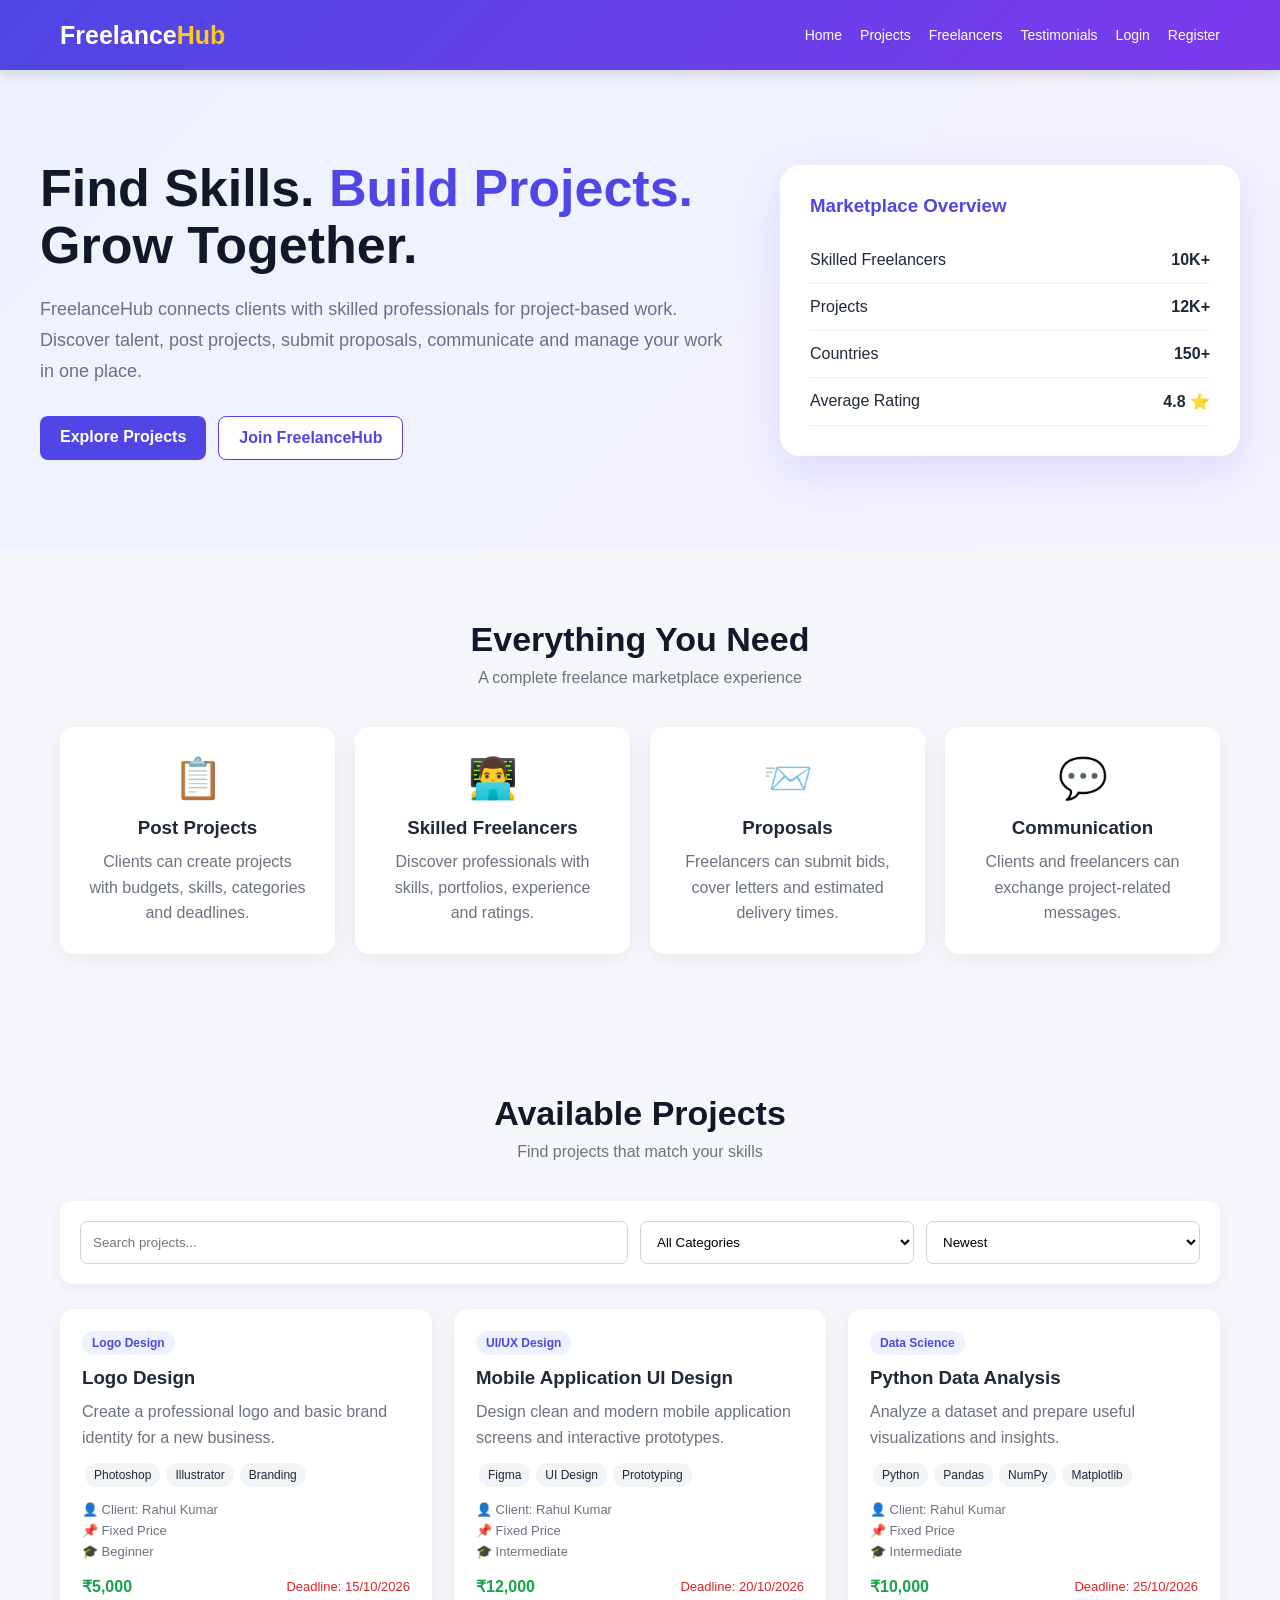
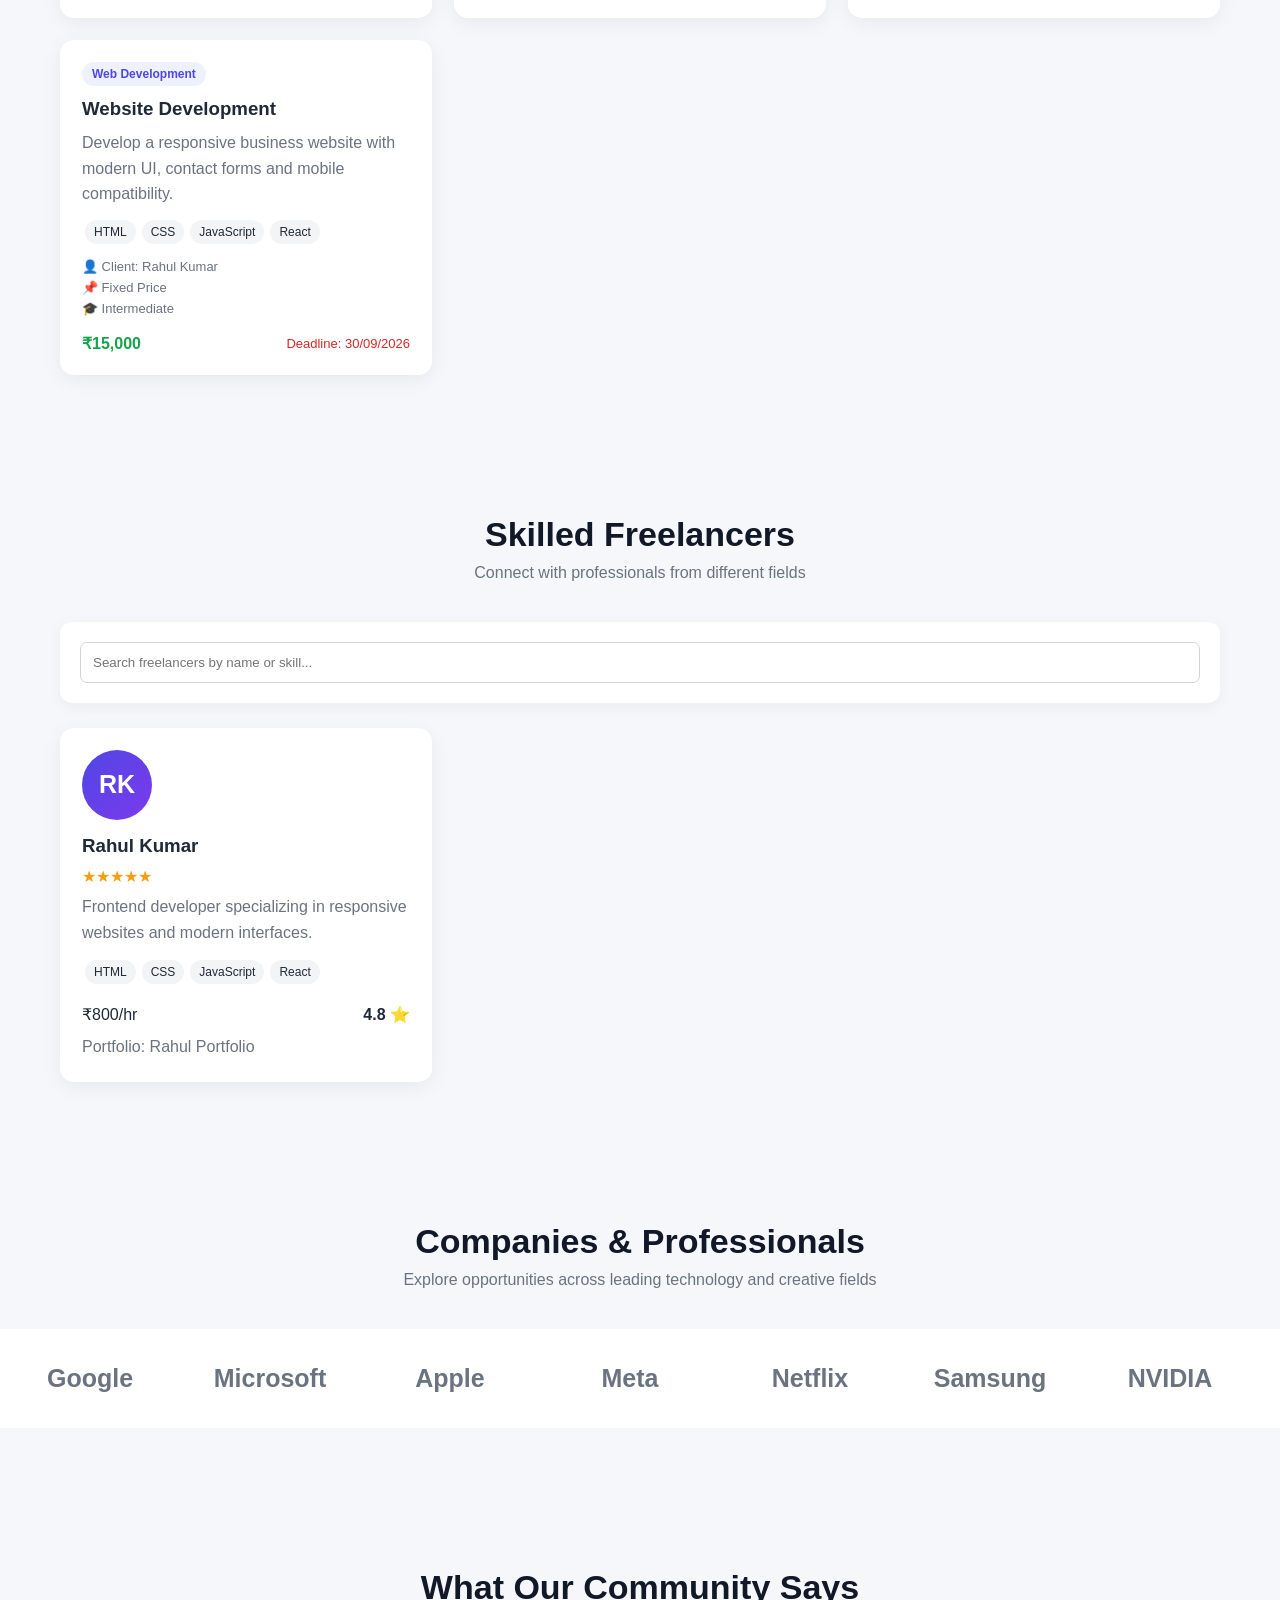
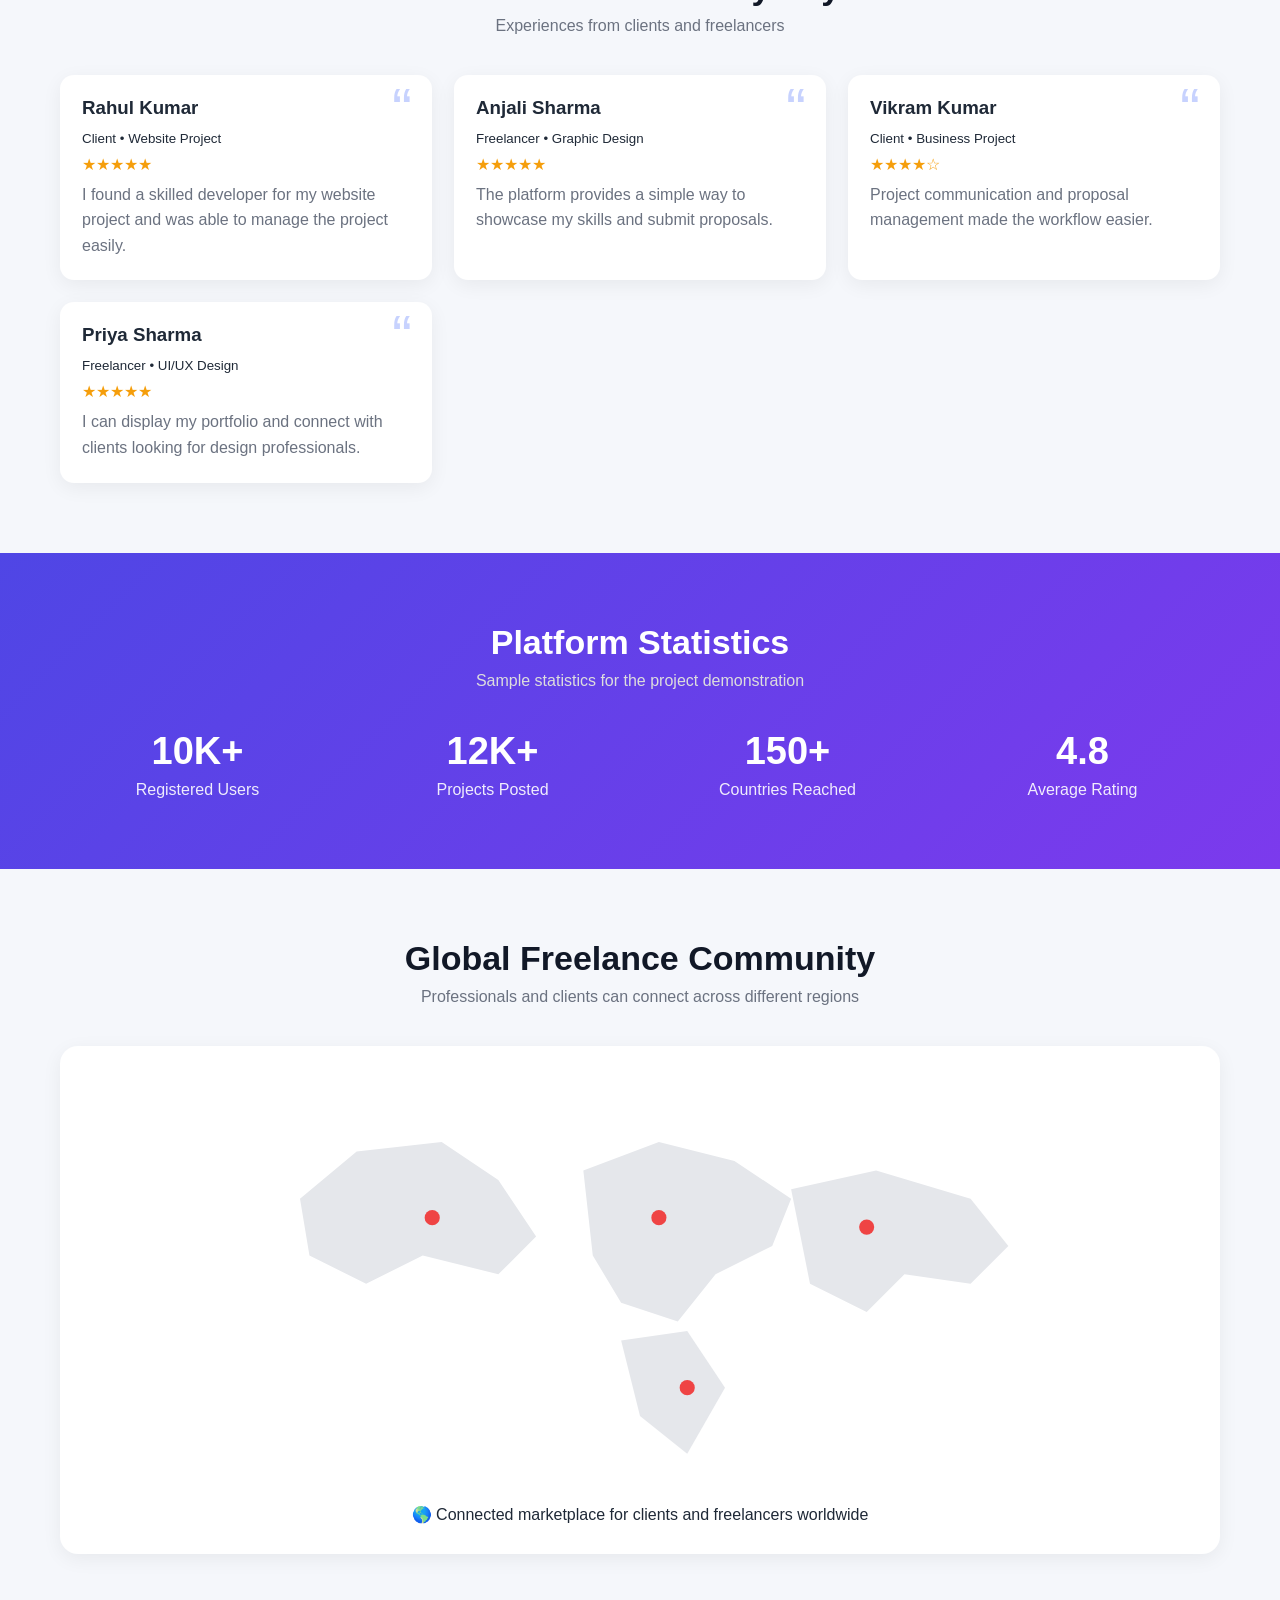
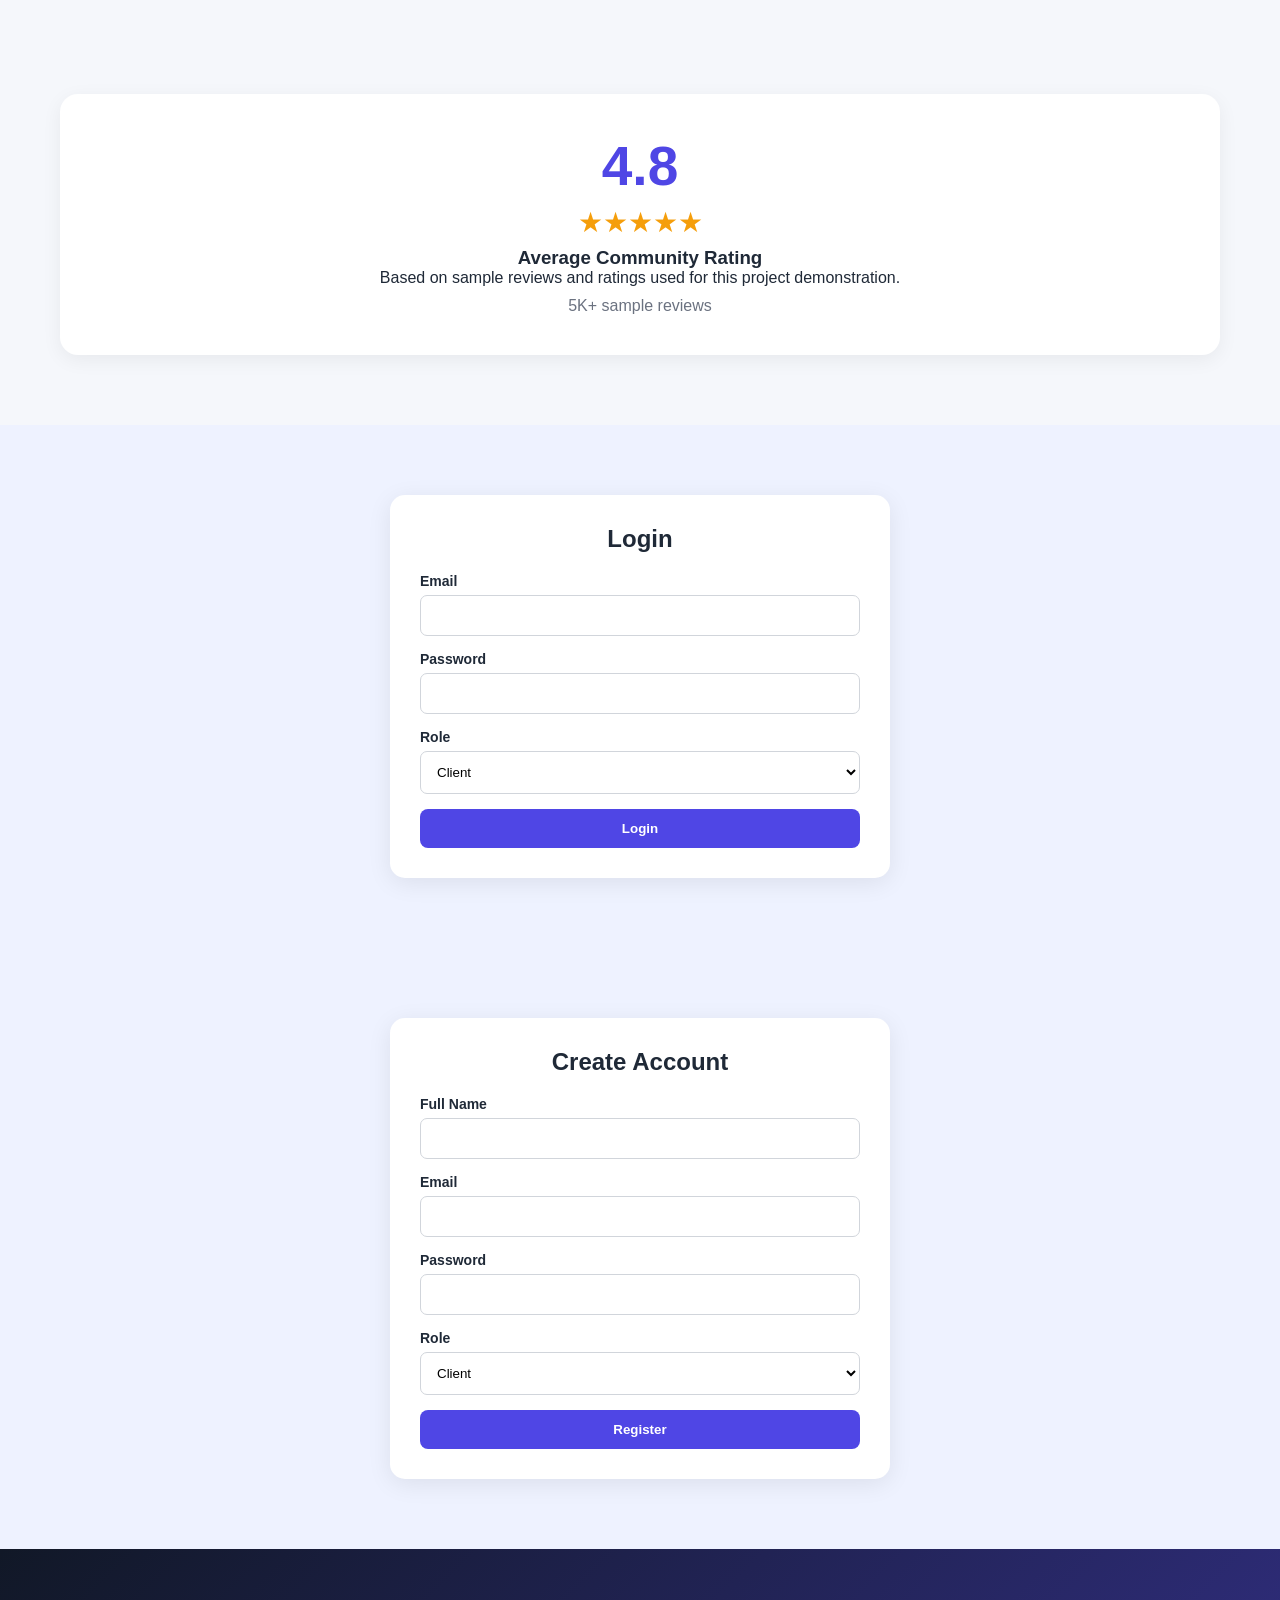
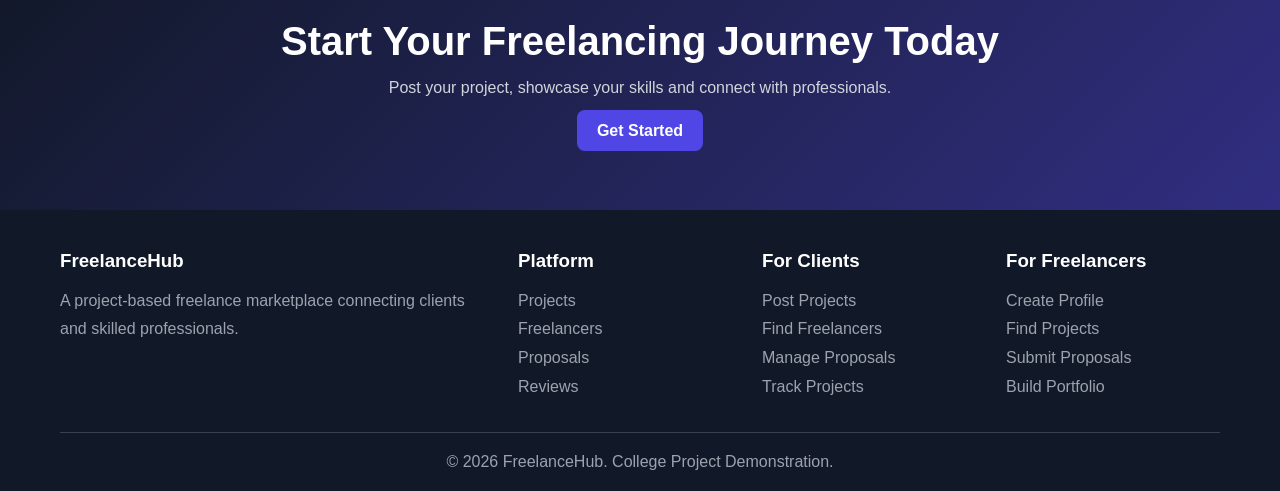
<file: index.html>
<!DOCTYPE html>
<html lang="en">
<head>
<meta charset="UTF-8">
<meta name="viewport" content="width=device-width, initial-scale=1.0">
<title>FreelanceHub - Freelancer Marketplace</title>

<style>
* {
    margin: 0;
    padding: 0;
    box-sizing: border-box;
}

html {
    scroll-behavior: smooth;
}

body {
    font-family: Arial, Helvetica, sans-serif;
    background: #f5f7fb;
    color: #1f2937;
}

a {
    text-decoration: none;
    color: inherit;
}

button,
input,
textarea,
select {
    font-family: inherit;
}

button {
    cursor: pointer;
}

header {
    background: linear-gradient(135deg, #4f46e5, #7c3aed);
    color: white;
    position: sticky;
    top: 0;
    z-index: 1000;
    box-shadow: 0 3px 15px rgba(0,0,0,0.15);
}

.navbar {
    max-width: 1200px;
    margin: auto;
    min-height: 70px;
    display: flex;
    align-items: center;
    justify-content: space-between;
    padding: 0 20px;
}

.logo {
    font-size: 25px;
    font-weight: bold;
}

.logo span {
    color: #facc15;
}

.nav-links {
    display: flex;
    align-items: center;
    gap: 18px;
    flex-wrap: wrap;
}

.nav-links a,
.nav-links button {
    color: white;
    background: transparent;
    border: none;
    font-size: 14px;
}

.nav-links a:hover,
.nav-links button:hover {
    color: #fde68a;
}

.container {
    max-width: 1200px;
    margin: auto;
    padding: 0 20px;
}

.hero {
    background: linear-gradient(135deg, #eef2ff, #f5f3ff);
    padding: 90px 20px;
}

.hero-content {
    max-width: 1200px;
    margin: auto;
    display: grid;
    grid-template-columns: 1.2fr 0.8fr;
    gap: 50px;
    align-items: center;
}

.hero h1 {
    font-size: 52px;
    line-height: 1.1;
    margin-bottom: 20px;
    color: #111827;
}

.hero h1 span {
    color: #4f46e5;
}

.hero p {
    font-size: 18px;
    color: #6b7280;
    line-height: 1.7;
    margin-bottom: 30px;
}

.hero-buttons {
    display: flex;
    gap: 12px;
    flex-wrap: wrap;
}

.btn {
    border: none;
    border-radius: 8px;
    padding: 12px 20px;
    font-weight: bold;
    transition: 0.2s;
}

.btn:hover {
    transform: translateY(-2px);
}

.btn-primary {
    background: #4f46e5;
    color: white;
}

.btn-secondary {
    background: white;
    color: #4f46e5;
    border: 1px solid #4f46e5;
}

.btn-success {
    background: #16a34a;
    color: white;
}

.btn-danger {
    background: #dc2626;
    color: white;
}

.btn-warning {
    background: #d97706;
    color: white;
}

.btn-dark {
    background: #111827;
    color: white;
}

.hero-card {
    background: white;
    border-radius: 20px;
    padding: 30px;
    box-shadow: 0 15px 45px rgba(79,70,229,0.15);
}

.hero-card h3 {
    margin-bottom: 20px;
    color: #4f46e5;
}

.hero-stat {
    display: flex;
    justify-content: space-between;
    padding: 14px 0;
    border-bottom: 1px solid #eee;
}

section {
    padding: 70px 0;
}

.section-title {
    text-align: center;
    margin-bottom: 40px;
}

.section-title h2 {
    font-size: 34px;
    color: #111827;
    margin-bottom: 10px;
}

.section-title p {
    color: #6b7280;
}

.features {
    display: grid;
    grid-template-columns: repeat(4, 1fr);
    gap: 20px;
}

.feature-card {
    background: white;
    padding: 28px;
    border-radius: 14px;
    text-align: center;
    box-shadow: 0 5px 20px rgba(0,0,0,0.06);
}

.feature-icon {
    font-size: 40px;
    margin-bottom: 15px;
}

.feature-card h3 {
    margin-bottom: 10px;
}

.feature-card p {
    color: #6b7280;
    line-height: 1.6;
}

.search-area {
    background: white;
    padding: 20px;
    border-radius: 12px;
    margin-bottom: 25px;
    box-shadow: 0 4px 15px rgba(0,0,0,0.05);
}

.search-grid {
    display: grid;
    grid-template-columns: 2fr 1fr 1fr;
    gap: 12px;
}

input,
textarea,
select {
    width: 100%;
    padding: 12px;
    border: 1px solid #d1d5db;
    border-radius: 7px;
    outline: none;
    background: white;
}

input:focus,
textarea:focus,
select:focus {
    border-color: #4f46e5;
}

textarea {
    min-height: 110px;
    resize: vertical;
}

.project-grid,
.freelancer-grid,
.testimonial-grid {
    display: grid;
    grid-template-columns: repeat(3, 1fr);
    gap: 22px;
}

.card {
    background: white;
    border-radius: 14px;
    padding: 22px;
    box-shadow: 0 5px 20px rgba(0,0,0,0.06);
}

.card h3 {
    margin-bottom: 10px;
}

.card p {
    color: #6b7280;
    line-height: 1.6;
}

.category {
    display: inline-block;
    background: #eef2ff;
    color: #4f46e5;
    padding: 5px 10px;
    border-radius: 20px;
    font-size: 12px;
    font-weight: bold;
    margin-bottom: 12px;
}

.skill {
    display: inline-block;
    background: #f3f4f6;
    padding: 5px 9px;
    border-radius: 15px;
    margin: 3px;
    font-size: 12px;
}

.card-footer {
    margin-top: 18px;
    display: flex;
    justify-content: space-between;
    align-items: center;
    gap: 10px;
}

.price {
    color: #16a34a;
    font-weight: bold;
}

.deadline {
    color: #dc2626;
    font-size: 13px;
}

.profile-avatar {
    width: 70px;
    height: 70px;
    border-radius: 50%;
    background: linear-gradient(135deg,#4f46e5,#7c3aed);
    color: white;
    display: flex;
    align-items: center;
    justify-content: center;
    font-size: 25px;
    font-weight: bold;
    margin-bottom: 15px;
}

.stars {
    color: #f59e0b;
    margin: 8px 0;
}

.partners {
    overflow: hidden;
    background: white;
    padding: 35px 0;
}

.partner-track {
    display: flex;
    width: max-content;
    animation: scroll 25s linear infinite;
}

.partner {
    min-width: 180px;
    text-align: center;
    font-size: 25px;
    font-weight: bold;
    color: #6b7280;
}

@keyframes scroll {
    from {
        transform: translateX(0);
    }
    to {
        transform: translateX(-50%);
    }
}

.stats {
    background: linear-gradient(135deg,#4f46e5,#7c3aed);
    color: white;
}

.stats-grid {
    display: grid;
    grid-template-columns: repeat(4,1fr);
    gap: 20px;
    text-align: center;
}

.stat h2 {
    font-size: 38px;
    margin-bottom: 8px;
}

.stat p {
    opacity: 0.9;
}

.map-box {
    background: white;
    border-radius: 18px;
    padding: 30px;
    box-shadow: 0 5px 20px rgba(0,0,0,0.06);
    text-align: center;
}

.world-map {
    width: 100%;
    max-width: 850px;
    margin: auto;
}

.marker {
    fill: #ef4444;
    animation: pulse 1.5s infinite;
}

@keyframes pulse {
    0% { opacity: 1; }
    50% { opacity: 0.3; }
    100% { opacity: 1; }
}

.rating-box {
    text-align: center;
    background: white;
    border-radius: 18px;
    padding: 40px;
    box-shadow: 0 5px 20px rgba(0,0,0,0.06);
}

.big-rating {
    font-size: 55px;
    font-weight: bold;
    color: #4f46e5;
}

.testimonial-card {
    position: relative;
}

.testimonial-card::before {
    content: "“";
    font-size: 60px;
    color: #c7d2fe;
    position: absolute;
    top: 0;
    right: 20px;
}

.cta {
    background: linear-gradient(135deg,#111827,#312e81);
    color: white;
    text-align: center;
}

.cta h2 {
    font-size: 40px;
    margin-bottom: 15px;
}

.cta p {
    margin-bottom: 25px;
    color: #d1d5db;
}

.auth-section {
    background: #eef2ff;
}

.auth-box {
    max-width: 500px;
    margin: auto;
    background: white;
    padding: 30px;
    border-radius: 15px;
    box-shadow: 0 5px 25px rgba(0,0,0,0.08);
}

.auth-box h2 {
    margin-bottom: 20px;
    text-align: center;
}

.form-group {
    margin-bottom: 15px;
}

.form-group label {
    display: block;
    margin-bottom: 6px;
    font-weight: bold;
    font-size: 14px;
}

.portal {
    display: none;
    background: #eef2ff;
    min-height: 600px;
}

.portal.active {
    display: block;
}

.portal-header {
    display: flex;
    justify-content: space-between;
    align-items: center;
    gap: 15px;
    margin-bottom: 30px;
    flex-wrap: wrap;
}

.dashboard-grid {
    display: grid;
    grid-template-columns: repeat(4,1fr);
    gap: 18px;
    margin-bottom: 30px;
}

.dashboard-card {
    background: white;
    padding: 22px;
    border-radius: 12px;
    box-shadow: 0 4px 15px rgba(0,0,0,0.05);
}

.dashboard-card h2 {
    color: #4f46e5;
    margin-top: 8px;
}

.portal-panel {
    background: white;
    padding: 25px;
    border-radius: 14px;
    margin-bottom: 25px;
    box-shadow: 0 4px 15px rgba(0,0,0,0.05);
}

.portal-panel h3 {
    margin-bottom: 20px;
}

.table-wrapper {
    overflow-x: auto;
}

table {
    width: 100%;
    border-collapse: collapse;
}

th,
td {
    padding: 12px;
    text-align: left;
    border-bottom: 1px solid #e5e7eb;
    font-size: 14px;
}

th {
    background: #f9fafb;
}

.status {
    display: inline-block;
    padding: 5px 9px;
    border-radius: 15px;
    font-size: 12px;
    font-weight: bold;
}

.status-pending {
    background: #fef3c7;
    color: #92400e;
}

.status-accepted,
.status-completed {
    background: #dcfce7;
    color: #166534;
}

.status-rejected {
    background: #fee2e2;
    color: #991b1b;
}

.status-progress {
    background: #dbeafe;
    color: #1e40af;
}

.message {
    padding: 12px;
    background: #f9fafb;
    border-radius: 8px;
    margin-bottom: 10px;
}

.notification {
    position: fixed;
    right: 20px;
    bottom: 20px;
    background: #111827;
    color: white;
    padding: 15px 20px;
    border-radius: 8px;
    display: none;
    z-index: 2000;
    box-shadow: 0 5px 20px rgba(0,0,0,0.2);
}

.notification.show {
    display: block;
}

.hidden {
    display: none !important;
}

.empty {
    text-align: center;
    padding: 30px;
    color: #6b7280;
}

footer {
    background: #111827;
    color: white;
    padding: 40px 0 20px;
}

.footer-grid {
    display: grid;
    grid-template-columns: 2fr 1fr 1fr 1fr;
    gap: 30px;
}

.footer-grid h3 {
    margin-bottom: 15px;
}

.footer-grid p,
.footer-grid li {
    color: #9ca3af;
    line-height: 1.8;
    list-style: none;
}

.footer-bottom {
    border-top: 1px solid #374151;
    margin-top: 30px;
    padding-top: 20px;
    text-align: center;
    color: #9ca3af;
}

/* Category dropdown styling */
.category-select {
    min-height: 48px;
}

/* Review cards */
.review-item {
    border-left: 4px solid #4f46e5;
    background: #f9fafb;
    padding: 15px;
    margin-bottom: 12px;
    border-radius: 7px;
}

/* Progress */
.progress-container {
    background: #e5e7eb;
    border-radius: 20px;
    height: 10px;
    overflow: hidden;
    margin: 10px 0;
}

.progress-bar {
    height: 100%;
    background: #4f46e5;
}

/* Responsive */
@media(max-width: 900px) {
    .hero-content {
        grid-template-columns: 1fr;
    }

    .features,
    .stats-grid,
    .dashboard-grid {
        grid-template-columns: repeat(2,1fr);
    }

    .project-grid,
    .freelancer-grid,
    .testimonial-grid {
        grid-template-columns: repeat(2,1fr);
    }

    .footer-grid {
        grid-template-columns: repeat(2,1fr);
    }
}

@media(max-width: 650px) {
    .navbar {
        flex-direction: column;
        padding: 15px;
        gap: 12px;
    }

    .nav-links {
        justify-content: center;
    }

    .hero h1 {
        font-size: 38px;
    }

    .features,
    .stats-grid,
    .dashboard-grid,
    .project-grid,
    .freelancer-grid,
    .testimonial-grid,
    .footer-grid,
    .search-grid {
        grid-template-columns: 1fr;
    }

    section {
        padding: 50px 0;
    }
}
</style>
</head>

<body>

<header>
    <div class="navbar">
        <div class="logo">Freelance<span>Hub</span></div>

        <nav class="nav-links">
            <a href="#home">Home</a>
            <a href="#projects">Projects</a>
            <a href="#freelancers">Freelancers</a>
            <a href="#testimonials">Testimonials</a>
            <a href="#portal" id="portalNav" class="hidden">My Portal</a>
            <a href="#login" id="loginNav">Login</a>
            <a href="#register" id="registerNav">Register</a>
            <button id="logoutBtn" class="hidden" onclick="logout()">Logout</button>
        </nav>
    </div>
</header>

<!-- HERO -->
<section class="hero" id="home">
    <div class="hero-content">

        <div>
            <h1>Find Skills. <span>Build Projects.</span> Grow Together.</h1>

            <p>
                FreelanceHub connects clients with skilled professionals
                for project-based work. Discover talent, post projects,
                submit proposals, communicate and manage your work in one place.
            </p>

            <div class="hero-buttons">
                <a href="#projects" class="btn btn-primary">Explore Projects</a>
                <a href="#register" class="btn btn-secondary">Join FreelanceHub</a>
            </div>
        </div>

        <div class="hero-card">
            <h3>Marketplace Overview</h3>

            <div class="hero-stat">
                <span>Skilled Freelancers</span>
                <strong>10K+</strong>
            </div>

            <div class="hero-stat">
                <span>Projects</span>
                <strong>12K+</strong>
            </div>

            <div class="hero-stat">
                <span>Countries</span>
                <strong>150+</strong>
            </div>

            <div class="hero-stat">
                <span>Average Rating</span>
                <strong>4.8 ⭐</strong>
            </div>
        </div>

    </div>
</section>

<!-- FEATURES -->
<section>
    <div class="container">

        <div class="section-title">
            <h2>Everything You Need</h2>
            <p>A complete freelance marketplace experience</p>
        </div>

        <div class="features">

            <div class="feature-card">
                <div class="feature-icon">📋</div>
                <h3>Post Projects</h3>
                <p>Clients can create projects with budgets, skills, categories and deadlines.</p>
            </div>

            <div class="feature-card">
                <div class="feature-icon">👨‍💻</div>
                <h3>Skilled Freelancers</h3>
                <p>Discover professionals with skills, portfolios, experience and ratings.</p>
            </div>

            <div class="feature-card">
                <div class="feature-icon">📨</div>
                <h3>Proposals</h3>
                <p>Freelancers can submit bids, cover letters and estimated delivery times.</p>
            </div>

            <div class="feature-card">
                <div class="feature-icon">💬</div>
                <h3>Communication</h3>
                <p>Clients and freelancers can exchange project-related messages.</p>
            </div>

        </div>

    </div>
</section>

<!-- PROJECTS -->
<section id="projects">
    <div class="container">

        <div class="section-title">
            <h2>Available Projects</h2>
            <p>Find projects that match your skills</p>
        </div>

        <div class="search-area">

            <div class="search-grid">

                <input
                    type="text"
                    id="projectSearch"
                    placeholder="Search projects..."
                    oninput="renderProjects()"
                >

                <select id="projectCategoryFilter" onchange="renderProjects()">
                    <option value="">All Categories</option>
                </select>

                <select id="projectSort" onchange="renderProjects()">
                    <option value="newest">Newest</option>
                    <option value="budgetHigh">Budget: High to Low</option>
                    <option value="budgetLow">Budget: Low to High</option>
                </select>

            </div>

        </div>

        <div id="projectList" class="project-grid"></div>

    </div>
</section>

<!-- FREELANCERS -->
<section id="freelancers">
    <div class="container">

        <div class="section-title">
            <h2>Skilled Freelancers</h2>
            <p>Connect with professionals from different fields</p>
        </div>

        <div class="search-area">
            <input
                type="text"
                id="freelancerSearch"
                placeholder="Search freelancers by name or skill..."
                oninput="renderFreelancers()"
            >
        </div>

        <div id="freelancerList" class="freelancer-grid"></div>

    </div>
</section>

<!-- COMPANY / PROFESSIONALS -->
<section>
    <div class="container">
        <div class="section-title">
            <h2>Companies & Professionals</h2>
            <p>Explore opportunities across leading technology and creative fields</p>
        </div>
    </div>

    <div class="partners">
        <div class="partner-track">

            <div class="partner">Google</div>
            <div class="partner">Microsoft</div>
            <div class="partner">Apple</div>
            <div class="partner">Meta</div>
            <div class="partner">Netflix</div>
            <div class="partner">Samsung</div>
            <div class="partner">NVIDIA</div>
            <div class="partner">Qualcomm</div>

            <div class="partner">Google</div>
            <div class="partner">Microsoft</div>
            <div class="partner">Apple</div>
            <div class="partner">Meta</div>
            <div class="partner">Netflix</div>
            <div class="partner">Samsung</div>
            <div class="partner">NVIDIA</div>
            <div class="partner">Qualcomm</div>

        </div>
    </div>
</section>

<!-- TESTIMONIALS -->
<section id="testimonials">
    <div class="container">

        <div class="section-title">
            <h2>What Our Community Says</h2>
            <p>Experiences from clients and freelancers</p>
        </div>

        <div class="testimonial-grid">

            <div class="card testimonial-card">
                <h3>Rahul Kumar</h3>
                <small>Client • Website Project</small>
                <div class="stars">★★★★★</div>
                <p>
                    I found a skilled developer for my website project
                    and was able to manage the project easily.
                </p>
            </div>

            <div class="card testimonial-card">
                <h3>Anjali Sharma</h3>
                <small>Freelancer • Graphic Design</small>
                <div class="stars">★★★★★</div>
                <p>
                    The platform provides a simple way to showcase
                    my skills and submit proposals.
                </p>
            </div>

            <div class="card testimonial-card">
                <h3>Vikram Kumar</h3>
                <small>Client • Business Project</small>
                <div class="stars">★★★★☆</div>
                <p>
                    Project communication and proposal management
                    made the workflow easier.
                </p>
            </div>

            <div class="card testimonial-card">
                <h3>Priya Sharma</h3>
                <small>Freelancer • UI/UX Design</small>
                <div class="stars">★★★★★</div>
                <p>
                    I can display my portfolio and connect with
                    clients looking for design professionals.
                </p>
            </div>

        </div>

    </div>
</section>

<!-- STATISTICS -->
<section class="stats">
    <div class="container">

        <div class="section-title">
            <h2 style="color:white;">Platform Statistics</h2>
            <p style="color:#ddd;">Sample statistics for the project demonstration</p>
        </div>

        <div class="stats-grid">

            <div class="stat">
                <h2>10K+</h2>
                <p>Registered Users</p>
            </div>

            <div class="stat">
                <h2>12K+</h2>
                <p>Projects Posted</p>
            </div>

            <div class="stat">
                <h2>150+</h2>
                <p>Countries Reached</p>
            </div>

            <div class="stat">
                <h2>4.8</h2>
                <p>Average Rating</p>
            </div>

        </div>

    </div>
</section>

<!-- WORLD MAP -->
<section>
    <div class="container">

        <div class="section-title">
            <h2>Global Freelance Community</h2>
            <p>Professionals and clients can connect across different regions</p>
        </div>

        <div class="map-box">

            <svg class="world-map" viewBox="0 0 900 450">

                <path
                    d="M90 130
                    L150 80 L240 70 L300 110 L340 170
                    L300 210 L220 190 L160 220 L100 190 Z"
                    fill="#e5e7eb"
                />

                <path
                    d="M390 100
                    L470 70 L550 90 L610 130 L590 180
                    L530 210 L490 260 L430 240 L400 190 Z"
                    fill="#e5e7eb"
                />

                <path
                    d="M610 120
                    L700 100 L800 130 L840 180 L800 220
                    L730 210 L690 250 L630 220 Z"
                    fill="#e5e7eb"
                />

                <path
                    d="M430 280
                    L500 270 L540 330 L500 400 L450 360 Z"
                    fill="#e5e7eb"
                />

                <circle class="marker" cx="230" cy="150" r="8"/>
                <circle class="marker" cx="470" cy="150" r="8"/>
                <circle class="marker" cx="690" cy="160" r="8"/>
                <circle class="marker" cx="500" cy="330" r="8"/>

            </svg>

            <p>
                🌎 Connected marketplace for clients and freelancers worldwide
            </p>

        </div>

    </div>
</section>

<!-- RATINGS -->
<section>
    <div class="container">

        <div class="rating-box">

            <div class="big-rating">4.8</div>

            <div class="stars" style="font-size:28px;">
                ★★★★★
            </div>

            <h3>Average Community Rating</h3>

            <p>
                Based on sample reviews and ratings used for this project demonstration.
            </p>

            <p style="margin-top:10px;color:#6b7280;">
                5K+ sample reviews
            </p>

        </div>

    </div>
</section>

<!-- LOGIN -->
<section class="auth-section" id="login">
    <div class="container">

        <div class="auth-box">

            <h2>Login</h2>

            <form onsubmit="login(event)">

                <div class="form-group">
                    <label>Email</label>
                    <input type="email" id="loginEmail" required>
                </div>

                <div class="form-group">
                    <label>Password</label>
                    <input type="password" id="loginPassword" required>
                </div>

                <div class="form-group">
                    <label>Role</label>

                    <select id="loginRole" required>
                        <option value="client">Client</option>
                        <option value="freelancer">Freelancer</option>
                        <option value="admin">Admin</option>
                    </select>

                </div>

                <button class="btn btn-primary" style="width:100%;">
                    Login
                </button>

            </form>

        </div>

    </div>
</section>

<!-- REGISTER -->
<section class="auth-section" id="register">
    <div class="container">

        <div class="auth-box">

            <h2>Create Account</h2>

            <form onsubmit="register(event)">

                <div class="form-group">
                    <label>Full Name</label>
                    <input type="text" id="registerName" required>
                </div>

                <div class="form-group">
                    <label>Email</label>
                    <input type="email" id="registerEmail" required>
                </div>

                <div class="form-group">
                    <label>Password</label>
                    <input type="password" id="registerPassword" minlength="6" required>
                </div>

                <div class="form-group">
                    <label>Role</label>

                    <select id="registerRole" required>
                        <option value="client">Client</option>
                        <option value="freelancer">Freelancer</option>
                    </select>

                </div>

                <button class="btn btn-primary" style="width:100%;">
                    Register
                </button>

            </form>

        </div>

    </div>
</section>

<!-- USER PORTAL -->
<section class="portal" id="portal">
    <div class="container">

        <div class="portal-header">
            <div>
                <h2 id="portalTitle">My Portal</h2>
                <p id="portalSubtitle"></p>
            </div>

            <button class="btn btn-dark" onclick="refreshPortal()">
                Refresh
            </button>
        </div>

        <!-- CLIENT PORTAL -->
        <div id="clientPortal">

            <div class="dashboard-grid">

                <div class="dashboard-card">
                    <p>Total Projects</p>
                    <h2 id="clientTotalProjects">0</h2>
                </div>

                <div class="dashboard-card">
                    <p>Active Projects</p>
                    <h2 id="clientActiveProjects">0</h2>
                </div>

                <div class="dashboard-card">
                    <p>Proposals Received</p>
                    <h2 id="clientProposalCount">0</h2>
                </div>

                <div class="dashboard-card">
                    <p>Completed</p>
                    <h2 id="clientCompletedProjects">0</h2>
                </div>

            </div>

            <!-- POST PROJECT -->
            <div class="portal-panel">

                <h3>Post New Project</h3>

                <form onsubmit="postProject(event)">

                    <div class="form-group">
                        <label>Project Title</label>
                        <input type="text" id="jobTitle" required>
                    </div>

                    <div class="form-group">
                        <label>Category / Job Title</label>

                        <select id="jobCategory" class="category-select" required>
                            <option value="">Select Category</option>
                        </select>

                    </div>

                    <div class="form-group">
                        <label>Required Skills</label>
                        <input
                            type="text"
                            id="jobSkills"
                            placeholder="Example: HTML, CSS, JavaScript"
                            required
                        >
                    </div>

                    <div class="form-group">
                        <label>Project Description</label>
                        <textarea id="jobDescription" required></textarea>
                    </div>

                    <div class="form-group">
                        <label>Budget (₹)</label>
                        <input type="number" id="jobBudget" min="1" required>
                    </div>

                    <div class="form-group">
                        <label>Deadline</label>
                        <input type="date" id="jobDeadline" required>
                    </div>

                    <div class="form-group">
                        <label>Project Type</label>

                        <select id="jobType">
                            <option value="Fixed Price">Fixed Price</option>
                            <option value="Hourly">Hourly</option>
                        </select>

                    </div>

                    <div class="form-group">
                        <label>Experience Level</label>

                        <select id="jobExperience">
                            <option value="Beginner">Beginner</option>
                            <option value="Intermediate">Intermediate</option>
                            <option value="Expert">Expert</option>
                        </select>

                    </div>

                    <button class="btn btn-primary">
                        Post Project
                    </button>

                </form>

            </div>

            <!-- CLIENT PROJECTS -->
            <div class="portal-panel">

                <h3>My Projects & Proposals</h3>

                <div id="clientProjects"></div>

            </div>

            <!-- CLIENT MESSAGES -->
            <div class="portal-panel">

                <h3>Messages</h3>

                <div id="clientMessages"></div>

                <form onsubmit="sendMessage(event)" style="margin-top:15px;">

                    <div class="form-group">
                        <input
                            type="text"
                            id="messageText"
                            placeholder="Write a message..."
                            required
                        >
                    </div>

                    <button class="btn btn-primary">
                        Send Message
                    </button>

                </form>

            </div>

            <!-- CLIENT REVIEWS -->
            <div class="portal-panel">

                <h3>Reviews</h3>

                <div id="clientReviews"></div>

            </div>

        </div>

        <!-- FREELANCER PORTAL -->
        <div id="freelancerPortal">

            <div class="dashboard-grid">

                <div class="dashboard-card">
                    <p>Proposals Sent</p>
                    <h2 id="freelancerProposalCount">0</h2>
                </div>

                <div class="dashboard-card">
                    <p>Accepted</p>
                    <h2 id="freelancerAccepted">0</h2>
                </div>

                <div class="dashboard-card">
                    <p>Active Projects</p>
                    <h2 id="freelancerActive">0</h2>
                </div>

                <div class="dashboard-card">
                    <p>Completed</p>
                    <h2 id="freelancerCompleted">0</h2>
                </div>

            </div>

            <!-- PROFILE -->
            <div class="portal-panel">

                <h3>My Freelancer Profile</h3>

                <form onsubmit="saveProfile(event)">

                    <div class="form-group">
                        <label>Name</label>
                        <input type="text" id="profileName" required>
                    </div>

                    <div class="form-group">
                        <label>Skills</label>
                        <input
                            type="text"
                            id="profileSkills"
                            placeholder="JavaScript, Python, UI/UX"
                        >
                    </div>

                    <div class="form-group">
                        <label>Bio</label>
                        <textarea id="profileBio"></textarea>
                    </div>

                    <div class="form-group">
                        <label>Portfolio Link</label>
                        <input type="text" id="profilePortfolio">
                    </div>

                    <div class="form-group">
                        <label>Hourly Rate (₹)</label>
                        <input type="number" id="profileRate" min="0">
                    </div>

                    <button class="btn btn-primary">
                        Save Profile
                    </button>

                </form>

            </div>

            <!-- FREELANCER PROPOSALS -->
            <div class="portal-panel">

                <h3>My Proposals</h3>

                <div id="freelancerProposals"></div>

            </div>

            <!-- FREELANCER MESSAGES -->
            <div class="portal-panel">

                <h3>Messages</h3>

                <div id="freelancerMessages"></div>

                <form onsubmit="sendMessage(event)" style="margin-top:15px;">

                    <div class="form-group">
                        <input
                            type="text"
                            id="freelancerMessageText"
                            placeholder="Write a message..."
                            required
                        >
                    </div>

                    <button class="btn btn-primary">
                        Send Message
                    </button>

                </form>

            </div>

            <!-- FREELANCER REVIEWS -->
            <div class="portal-panel">

                <h3>My Reviews</h3>

                <div id="freelancerReviews"></div>

            </div>

        </div>

        <!-- ADMIN PORTAL -->
        <div id="adminPortal">

            <div class="dashboard-grid">

                <div class="dashboard-card">
                    <p>Total Users</p>
                    <h2 id="adminUsers">0</h2>
                </div>

                <div class="dashboard-card">
                    <p>Total Projects</p>
                    <h2 id="adminJobs">0</h2>
                </div>

                <div class="dashboard-card">
                    <p>Total Proposals</p>
                    <h2 id="adminProposals">0</h2>
                </div>

                <div class="dashboard-card">
                    <p>Active Projects</p>
                    <h2 id="adminActiveJobs">0</h2>
                </div>

            </div>

            <!-- USERS -->
            <div class="portal-panel">

                <h3>Manage Users</h3>

                <div class="table-wrapper">

                    <table>

                        <thead>
                            <tr>
                                <th>Name</th>
                                <th>Email</th>
                                <th>Role</th>
                                <th>Action</th>
                            </tr>
                        </thead>

                        <tbody id="adminUserTable"></tbody>

                    </table>

                </div>

            </div>

            <!-- PROJECTS -->
            <div class="portal-panel">

                <h3>Manage Projects</h3>

                <div class="table-wrapper">

                    <table>

                        <thead>
                            <tr>
                                <th>Title</th>
                                <th>Category</th>
                                <th>Budget</th>
                                <th>Status</th>
                                <th>Action</th>
                            </tr>
                        </thead>

                        <tbody id="adminProjectTable"></tbody>

                    </table>

                </div>

            </div>

        </div>

    </div>
</section>

<!-- CTA -->
<section class="cta">

    <div class="container">

        <h2>Start Your Freelancing Journey Today</h2>

        <p>
            Post your project, showcase your skills and connect with professionals.
        </p>

        <a href="#register" class="btn btn-primary">
            Get Started
        </a>

    </div>

</section>

<!-- FOOTER -->
<footer>

    <div class="container">

        <div class="footer-grid">

            <div>
                <h3>FreelanceHub</h3>

                <p>
                    A project-based freelance marketplace connecting
                    clients and skilled professionals.
                </p>
            </div>

            <div>
                <h3>Platform</h3>

                <ul>
                    <li>Projects</li>
                    <li>Freelancers</li>
                    <li>Proposals</li>
                    <li>Reviews</li>
                </ul>
            </div>

            <div>
                <h3>For Clients</h3>

                <ul>
                    <li>Post Projects</li>
                    <li>Find Freelancers</li>
                    <li>Manage Proposals</li>
                    <li>Track Projects</li>
                </ul>
            </div>

            <div>
                <h3>For Freelancers</h3>

                <ul>
                    <li>Create Profile</li>
                    <li>Find Projects</li>
                    <li>Submit Proposals</li>
                    <li>Build Portfolio</li>
                </ul>
            </div>

        </div>

        <div class="footer-bottom">
            © 2026 FreelanceHub. College Project Demonstration.
        </div>

    </div>

</footer>

<div id="notification" class="notification"></div>

<script>

/* =========================================================
   FREELANCEHUB JAVASCRIPT
   ========================================================= */

/* ---------- CATEGORIES ---------- */

const categories = [
    "Web Development",
    "App Development",
    "UI/UX Design",
    "Graphic Design",
    "Digital Marketing",
    "Content Writing",
    "Data Science",
    "Machine Learning",
    "AI Development",
    "Video Editing",
    "Photography",
    "SEO",
    "Social Media Management",
    "Software Testing",
    "Data Entry",
    "Virtual Assistant",
    "WordPress Development",
    "Game Development",
    "Cybersecurity",
    "Cloud Computing",
    "Database Management",
    "Logo Design",
    "Animation",
    "3D Modeling",
    "Translation",
    "Business Consulting"
];

/* ---------- STORAGE KEYS ---------- */

const USERS_KEY = "fh_users";
const JOBS_KEY = "fh_jobs";
const PROPOSALS_KEY = "fh_proposals";
const MESSAGES_KEY = "fh_messages";
const REVIEWS_KEY = "fh_reviews";
const CURRENT_USER_KEY = "fh_currentUser";

/* ---------- STORAGE HELPERS ---------- */

function getData(key) {
    try {
        return JSON.parse(localStorage.getItem(key)) || [];
    } catch {
        return [];
    }
}

function saveData(key, data) {
    localStorage.setItem(key, JSON.stringify(data));
}

function getCurrentUser() {
    try {
        return JSON.parse(localStorage.getItem(CURRENT_USER_KEY));
    } catch {
        return null;
    }
}

function setCurrentUser(user) {
    localStorage.setItem(CURRENT_USER_KEY, JSON.stringify(user));
}

/* ---------- ID GENERATOR ---------- */

function generateId(prefix) {
    return prefix + "_" + Date.now() + "_" +
        Math.random().toString(36).substring(2,8);
}

/* ---------- HTML ESCAPE ---------- */

function escapeHTML(value) {
    if (value === undefined || value === null) return "";

    return String(value)
        .replace(/&/g, "&amp;")
        .replace(/</g, "&lt;")
        .replace(/>/g, "&gt;")
        .replace(/"/g, "&quot;")
        .replace(/'/g, "&#039;");
}

/* ---------- NOTIFICATION ---------- */

function notify(message) {

    const box = document.getElementById("notification");

    box.textContent = message;
    box.classList.add("show");

    setTimeout(() => {
        box.classList.remove("show");
    }, 3000);
}

/* =========================================================
   INITIALIZE DATA
   ========================================================= */

function initializeData() {

    let users = getData(USERS_KEY);
    let jobs = getData(JOBS_KEY);
    let proposals = getData(PROPOSALS_KEY);
    let messages = getData(MESSAGES_KEY);
    let reviews = getData(REVIEWS_KEY);

    /* Admin */

    if (!users.some(u => u.email === "admin@freelancehub.com")) {

        users.push({
            id: "ADMIN_001",
            name: "System Administrator",
            email: "admin@freelancehub.com",
            password: "admin123",
            role: "admin"
        });
    }

    /* Demo Client */

    if (!users.some(u => u.email === "client@gmail.com")) {

        users.push({
            id: "CLIENT_001",
            name: "Rahul Kumar",
            email: "client@gmail.com",
            password: "client123",
            role: "client"
        });
    }

    /* Demo Freelancer */

    if (!users.some(u => u.email === "rahul@gmail.com")) {

        users.push({
            id: "FREELANCER_001",
            name: "Rahul Kumar",
            email: "rahul@gmail.com",
            password: "rahul123",
            role: "freelancer",
            skills: "HTML, CSS, JavaScript, React",
            bio: "Frontend developer specializing in responsive websites and modern interfaces.",
            portfolio: "Rahul Portfolio",
            hourlyRate: 800,
            rating: 4.8
        });
    }

    /* Migration for old records */

    users = users.map((user, index) => {

        if (!user.id) {
            user.id = "USER_OLD_" + index;
        }

        return user;
    });

    jobs = jobs.map((job, index) => {

        if (!job.id) {
            job.id = "JOB_OLD_" + index;
        }

        if (!job.status) {
            job.status = "Posted";
        }

        return job;
    });

    proposals = proposals.map((proposal, index) => {

        if (!proposal.id) {
            proposal.id = "PROPOSAL_OLD_" + index;
        }

        if (!proposal.status) {
            proposal.status = "Pending";
        }

        return proposal;
    });

    messages = messages.map((message, index) => {

        if (!message.id) {
            message.id = "MESSAGE_OLD_" + index;
        }

        return message;
    });

    reviews = reviews.map((review, index) => {

        if (!review.id) {
            review.id = "REVIEW_OLD_" + index;
        }

        return review;
    });

    /* Sample Projects */

    if (jobs.length === 0) {

        jobs = [

            {
                id: "JOB_001",
                title: "Website Development",
                category: "Web Development",
                skills: "HTML, CSS, JavaScript, React",
                description:
                    "Develop a responsive business website with modern UI, contact forms and mobile compatibility.",
                budget: 15000,
                deadline: "2026-09-30",
                type: "Fixed Price",
                experience: "Intermediate",
                clientId: "CLIENT_001",
                clientName: "Rahul Kumar",
                status: "Posted",
                createdAt: new Date().toISOString()
            },

            {
                id: "JOB_002",
                title: "Logo Design",
                category: "Logo Design",
                skills: "Photoshop, Illustrator, Branding",
                description:
                    "Create a professional logo and basic brand identity for a new business.",
                budget: 5000,
                deadline: "2026-10-15",
                type: "Fixed Price",
                experience: "Beginner",
                clientId: "CLIENT_001",
                clientName: "Rahul Kumar",
                status: "Posted",
                createdAt: new Date().toISOString()
            },

            {
                id: "JOB_003",
                title: "Mobile Application UI Design",
                category: "UI/UX Design",
                skills: "Figma, UI Design, Prototyping",
                description:
                    "Design clean and modern mobile application screens and interactive prototypes.",
                budget: 12000,
                deadline: "2026-10-20",
                type: "Fixed Price",
                experience: "Intermediate",
                clientId: "CLIENT_001",
                clientName: "Rahul Kumar",
                status: "Posted",
                createdAt: new Date().toISOString()
            },

            {
                id: "JOB_004",
                title: "Python Data Analysis",
                category: "Data Science",
                skills: "Python, Pandas, NumPy, Matplotlib",
                description:
                    "Analyze a dataset and prepare useful visualizations and insights.",
                budget: 10000,
                deadline: "2026-10-25",
                type: "Fixed Price",
                experience: "Intermediate",
                clientId: "CLIENT_001",
                clientName: "Rahul Kumar",
                status: "Posted",
                createdAt: new Date().toISOString()
            }

        ];
    }

    saveData(USERS_KEY, users);
    saveData(JOBS_KEY, jobs);
    saveData(PROPOSALS_KEY, proposals);
    saveData(MESSAGES_KEY, messages);
    saveData(REVIEWS_KEY, reviews);
}

/* =========================================================
   CATEGORY DROPDOWNS
   ========================================================= */

function populateCategories() {

    const filter = document.getElementById("projectCategoryFilter");
    const jobCategory = document.getElementById("jobCategory");

    categories.forEach(category => {

        const option1 = document.createElement("option");
        option1.value = category;
        option1.textContent = category;

        filter.appendChild(option1);

        const option2 = document.createElement("option");
        option2.value = category;
        option2.textContent = category;

        jobCategory.appendChild(option2);
    });
}

/* =========================================================
   REGISTER
   ========================================================= */

function register(event) {

    event.preventDefault();

    const name = document.getElementById("registerName").value.trim();
    const email = document.getElementById("registerEmail").value.trim().toLowerCase();
    const password = document.getElementById("registerPassword").value;
    const role = document.getElementById("registerRole").value;

    let users = getData(USERS_KEY);

    if (users.some(user => user.email === email)) {
        notify("An account with this email already exists.");
        return;
    }

    const newUser = {

        id: generateId("USER"),
        name,
        email,
        password,
        role,

        skills: "",
        bio: "",
        portfolio: "",
        hourlyRate: 0,
        rating: 0

    };

    users.push(newUser);

    saveData(USERS_KEY, users);

    document.querySelector("#register form").reset();

    notify("Registration successful. Please login.");

    document.getElementById("login").scrollIntoView();
}

/* =========================================================
   LOGIN
   ========================================================= */

function login(event) {

    event.preventDefault();

    const email =
        document.getElementById("loginEmail").value.trim().toLowerCase();

    const password =
        document.getElementById("loginPassword").value;

    const role =
        document.getElementById("loginRole").value;

    const users = getData(USERS_KEY);

    const user = users.find(u =>
        u.email === email &&
        u.password === password &&
        u.role === role
    );

    if (!user) {
        notify("Invalid email, password or role.");
        return;
    }

    setCurrentUser(user);

    updateNavigation();
    showPortal();

    notify("Login successful.");
}

/* =========================================================
   LOGOUT
   ========================================================= */

function logout() {

    localStorage.removeItem(CURRENT_USER_KEY);

    updateNavigation();

    document.getElementById("portal").classList.remove("active");

    window.location.hash = "home";

    notify("Logged out successfully.");
}

/* =========================================================
   NAVIGATION
   ========================================================= */

function updateNavigation() {

    const user = getCurrentUser();

    document.getElementById("portalNav")
        .classList.toggle("hidden", !user);

    document.getElementById("logoutBtn")
        .classList.toggle("hidden", !user);

    document.getElementById("loginNav")
        .classList.toggle("hidden", !!user);

    document.getElementById("registerNav")
        .classList.toggle("hidden", !!user);
}

/* =========================================================
   PROJECT RENDER
   ========================================================= */

function renderProjects() {

    const jobs = getData(JOBS_KEY);

    const search =
        document.getElementById("projectSearch").value
            .trim()
            .toLowerCase();

    const category =
        document.getElementById("projectCategoryFilter").value;

    const sort =
        document.getElementById("projectSort").value;

    let filtered = jobs.filter(job => {

        const matchesSearch =
            !search ||
            job.title.toLowerCase().includes(search) ||
            job.description.toLowerCase().includes(search) ||
            job.skills.toLowerCase().includes(search);

        const matchesCategory =
            !category || job.category === category;

        return matchesSearch && matchesCategory;
    });

    if (sort === "budgetHigh") {
        filtered.sort((a,b) => b.budget - a.budget);
    }

    if (sort === "budgetLow") {
        filtered.sort((a,b) => a.budget - b.budget);
    }

    if (sort === "newest") {
        filtered.sort((a,b) =>
            new Date(b.createdAt || 0) -
            new Date(a.createdAt || 0)
        );
    }

    const container = document.getElementById("projectList");

    if (filtered.length === 0) {

        container.innerHTML =
            `<div class="empty" style="grid-column:1/-1;">
                No projects found.
            </div>`;

        return;
    }

    container.innerHTML = filtered.map(job => {

        const currentUser = getCurrentUser();

        const alreadyApplied =
            currentUser &&
            currentUser.role === "freelancer" &&
            getData(PROPOSALS_KEY).some(p =>
                p.jobId === job.id &&
                p.freelancerId === currentUser.id
            );

        return `

            <div class="card">

                <span class="category">
                    ${escapeHTML(job.category)}
                </span>

                <h3>${escapeHTML(job.title)}</h3>

                <p>
                    ${escapeHTML(job.description)}
                </p>

                <div style="margin-top:10px;">
                    ${String(job.skills || "")
                        .split(",")
                        .map(skill =>
                            `<span class="skill">${escapeHTML(skill.trim())}</span>`
                        )
                        .join("")
                    }
                </div>

                <div style="margin-top:12px;font-size:13px;color:#6b7280;">
                    👤 Client: ${escapeHTML(job.clientName)}
                </div>

                <div style="margin-top:6px;font-size:13px;color:#6b7280;">
                    📌 ${escapeHTML(job.type || "Fixed Price")}
                </div>

                <div style="margin-top:6px;font-size:13px;color:#6b7280;">
                    🎓 ${escapeHTML(job.experience || "Beginner")}
                </div>

                <div class="card-footer">

                    <span class="price">
                        ₹${Number(job.budget).toLocaleString("en-IN")}
                    </span>

                    <span class="deadline">
                        Deadline: ${formatDate(job.deadline)}
                    </span>

                </div>

                ${
                    currentUser &&
                    currentUser.role === "freelancer"
                    ?
                    `<button
                        class="btn ${alreadyApplied ? "btn-secondary" : "btn-primary"}"
                        style="width:100%;margin-top:15px;"
                        onclick="applyProject('${job.id}')"
                        ${alreadyApplied ? "disabled" : ""}
                    >
                        ${alreadyApplied ? "Proposal Submitted" : "Submit Proposal"}
                    </button>`
                    :
                    ""
                }

            </div>
        `;

    }).join("");
}

/* =========================================================
   APPLY PROJECT
   ========================================================= */

function applyProject(jobId) {

    const user = getCurrentUser();

    if (!user) {

        notify("Please login as a freelancer first.");

        document.getElementById("login").scrollIntoView();

        return;
    }

    if (user.role !== "freelancer") {
        notify("Only freelancers can submit proposals.");
        return;
    }

    const jobs = getData(JOBS_KEY);

    const job = jobs.find(j => j.id === jobId);

    if (!job) {
        notify("Project not found.");
        return;
    }

    const proposals = getData(PROPOSALS_KEY);

    if (proposals.some(p =>
        p.jobId === jobId &&
        p.freelancerId === user.id
    )) {
        notify("You already submitted a proposal.");
        return;
    }

    const bid = prompt(
        "Enter your bid amount (₹):",
        job.budget
    );

    if (!bid || Number(bid) <= 0) {
        return;
    }

    const delivery = prompt(
        "Estimated delivery time:",
        "7 days"
    );

    const coverLetter = prompt(
        "Write a short cover letter:"
    );

    proposals.push({

        id: generateId("PROPOSAL"),
        jobId,
        freelancerId: user.id,
        freelancerName: user.name,
        clientId: job.clientId,
        bidAmount: Number(bid),
        deliveryTime: delivery || "Not specified",
        coverLetter: coverLetter || "",
        status: "Pending",
        createdAt: new Date().toISOString()

    });

    saveData(PROPOSALS_KEY, proposals);

    notify("Proposal submitted successfully.");

    renderProjects();
}

/* =========================================================
   POST PROJECT
   ========================================================= */

function postProject(event) {

    event.preventDefault();

    const user = getCurrentUser();

    if (!user || user.role !== "client") {
        notify("Only clients can post projects.");
        return;
    }

    const job = {

        id: generateId("JOB"),

        title:
            document.getElementById("jobTitle").value.trim(),

        category:
            document.getElementById("jobCategory").value,

        skills:
            document.getElementById("jobSkills").value.trim(),

        description:
            document.getElementById("jobDescription").value.trim(),

        budget:
            Number(document.getElementById("jobBudget").value),

        deadline:
            document.getElementById("jobDeadline").value,

        type:
            document.getElementById("jobType").value,

        experience:
            document.getElementById("jobExperience").value,

        clientId: user.id,

        clientName: user.name,

        status: "Posted",

        createdAt: new Date().toISOString()
    };

    const jobs = getData(JOBS_KEY);

    jobs.push(job);

    saveData(JOBS_KEY, jobs);

    document.querySelector("#clientPortal form").reset();

    notify("Project posted successfully.");

    renderProjects();
    refreshPortal();
}

/* =========================================================
   CLIENT PROJECTS
   ========================================================= */

function renderClientProjects() {

    const user = getCurrentUser();

    if (!user || user.role !== "client") return;

    const jobs = getData(JOBS_KEY)
        .filter(job => job.clientId === user.id);

    const proposals = getData(PROPOSALS_KEY);

    const container = document.getElementById("clientProjects");

    if (jobs.length === 0) {

        container.innerHTML =
            `<div class="empty">You have not posted any projects.</div>`;

        return;
    }

    container.innerHTML = jobs.map(job => {

        const jobProposals =
            proposals.filter(p => p.jobId === job.id);

        return `

            <div class="card" style="margin-bottom:15px;">

                <span class="category">
                    ${escapeHTML(job.category)}
                </span>

                <h3>${escapeHTML(job.title)}</h3>

                <p>${escapeHTML(job.description)}</p>

                <p style="margin-top:10px;">
                    <strong>Budget:</strong>
                    ₹${Number(job.budget).toLocaleString("en-IN")}
                </p>

                <p>
                    <strong>Deadline:</strong>
                    ${formatDate(job.deadline)}
                </p>

                <p>
                    <strong>Project Type:</strong>
                    ${escapeHTML(job.type)}
                </p>

                <p>
                    <strong>Status:</strong>
                    <span class="status status-progress">
                        ${escapeHTML(job.status)}
                    </span>
                </p>

                <h4 style="margin-top:20px;margin-bottom:10px;">
                    Proposals (${jobProposals.length})
                </h4>

                ${
                    jobProposals.length === 0
                    ?
                    `<p>No proposals received yet.</p>`
                    :
                    jobProposals.map(proposal => `

                        <div class="message">

                            <strong>
                                ${escapeHTML(proposal.freelancerName)}
                            </strong>

                            <p>
                                Bid:
                                ₹${Number(proposal.bidAmount)
                                    .toLocaleString("en-IN")}
                            </p>

                            <p>
                                Delivery:
                                ${escapeHTML(proposal.deliveryTime)}
                            </p>

                            <p>
                                ${escapeHTML(proposal.coverLetter)}
                            </p>

                            <p>
                                Status:
                                <span class="status
                                    ${
                                        proposal.status === "Accepted"
                                        ? "status-accepted"
                                        :
                                        proposal.status === "Rejected"
                                        ? "status-rejected"
                                        : "status-pending"
                                    }">
                                    ${escapeHTML(proposal.status)}
                                </span>
                            </p>

                            ${
                                proposal.status === "Pending"
                                ?
                                `
                                <div style="margin-top:10px;display:flex;gap:8px;flex-wrap:wrap;">

                                    <button
                                        class="btn btn-success"
                                        onclick="acceptProposal('${proposal.id}')">
                                        Accept
                                    </button>

                                    <button
                                        class="btn btn-danger"
                                        onclick="rejectProposal('${proposal.id}')">
                                        Reject
                                    </button>

                                </div>
                                `
                                :
                                ""
                            }

                            ${
                                proposal.status === "Accepted"
                                ?
                                `
                                <button
                                    class="btn btn-warning"
                                    style="margin-top:10px;"
                                    onclick="completePayment('${proposal.id}')">
                                    Payment Status Demo
                                </button>
                                `
                                :
                                ""
                            }

                        </div>

                    `).join("")
                }

            </div>

        `;

    }).join("");
}

/* =========================================================
   ACCEPT PROPOSAL
   ========================================================= */

function acceptProposal(proposalId) {

    const user = getCurrentUser();

    if (!user || user.role !== "client") {
        return;
    }

    let proposals = getData(PROPOSALS_KEY);

    const selected = proposals.find(p => p.id === proposalId);

    if (!selected) return;

    proposals = proposals.map(p => {

        if (p.jobId === selected.jobId) {

            if (p.id === selected.id) {
                p.status = "Accepted";
            } else if (p.status === "Pending") {
                p.status = "Rejected";
            }

        }

        return p;
    });

    saveData(PROPOSALS_KEY, proposals);

    let jobs = getData(JOBS_KEY);

    jobs = jobs.map(job => {

        if (job.id === selected.jobId) {
            job.status = "In Progress";
        }

        return job;
    });

    saveData(JOBS_KEY, jobs);

    notify("Proposal accepted.");

    refreshPortal();
    renderProjects();
}

/* =========================================================
   REJECT PROPOSAL
   ========================================================= */

function rejectProposal(proposalId) {

    let proposals = getData(PROPOSALS_KEY);

    proposals = proposals.map(p => {

        if (p.id === proposalId) {
            p.status = "Rejected";
        }

        return p;
    });

    saveData(PROPOSALS_KEY, proposals);

    notify("Proposal rejected.");

    refreshPortal();
}

/* =========================================================
   PAYMENT STATUS DEMO
   ========================================================= */

function completePayment(proposalId) {

    let proposals = getData(PROPOSALS_KEY);

    const proposal =
        proposals.find(p => p.id === proposalId);

    if (!proposal) return;

    proposal.paymentStatus = "Completed";

    saveData(PROPOSALS_KEY, proposals);

    let jobs = getData(JOBS_KEY);

    jobs = jobs.map(job => {

        if (job.id === proposal.jobId) {
            job.status = "Completed";
        }

        return job;
    });

    saveData(JOBS_KEY, jobs);

    notify("Payment status marked as completed for demonstration.");

    refreshPortal();
}

/* =========================================================
   SAVE FREELANCER PROFILE
   ========================================================= */

function saveProfile(event) {

    event.preventDefault();

    const currentUser = getCurrentUser();

    if (!currentUser || currentUser.role !== "freelancer") {
        return;
    }

    let users = getData(USERS_KEY);

    const index = users.findIndex(user =>
        user.id === currentUser.id ||
        user.email === currentUser.email
    );

    if (index === -1) {
        notify("User profile not found.");
        return;
    }

    users[index].name =
        document.getElementById("profileName").value.trim();

    users[index].skills =
        document.getElementById("profileSkills").value.trim();

    users[index].bio =
        document.getElementById("profileBio").value.trim();

    users[index].portfolio =
        document.getElementById("profilePortfolio").value.trim();

    users[index].hourlyRate =
        Number(document.getElementById("profileRate").value) || 0;

    saveData(USERS_KEY, users);

    setCurrentUser(users[index]);

    notify("Profile saved successfully.");

    renderFreelancers();
    refreshPortal();
}

/* =========================================================
   RENDER FREELANCERS
   ========================================================= */

function renderFreelancers() {

    const users = getData(USERS_KEY);

    const search =
        document.getElementById("freelancerSearch").value
            .trim()
            .toLowerCase();

    const freelancers = users.filter(user => {

        if (user.role !== "freelancer") return false;

        return (
            !search ||
            user.name.toLowerCase().includes(search) ||
            String(user.skills || "")
                .toLowerCase()
                .includes(search)
        );
    });

    const container =
        document.getElementById("freelancerList");

    if (freelancers.length === 0) {

        container.innerHTML =
            `<div class="empty" style="grid-column:1/-1;">
                No freelancers found.
            </div>`;

        return;
    }

    container.innerHTML = freelancers.map(user => {

        const initials =
            user.name
                .split(" ")
                .map(word => word[0])
                .join("")
                .substring(0,2)
                .toUpperCase();

        return `

            <div class="card">

                <div class="profile-avatar">
                    ${escapeHTML(initials)}
                </div>

                <h3>${escapeHTML(user.name)}</h3>

                <div class="stars">
                    ${user.rating ? "★★★★★" : "☆☆☆☆☆"}
                </div>

                <p>
                    ${escapeHTML(
                        user.bio ||
                        "Freelancer profile available on FreelanceHub."
                    )}
                </p>

                <div style="margin-top:12px;">

                    ${
                        String(user.skills || "")
                            .split(",")
                            .filter(Boolean)
                            .map(skill =>
                                `<span class="skill">
                                    ${escapeHTML(skill.trim())}
                                </span>`
                            )
                            .join("")
                    }

                </div>

                <div class="card-footer">

                    <span>
                        ₹${Number(user.hourlyRate || 0)
                            .toLocaleString("en-IN")}/hr
                    </span>

                    <strong>
                        ${user.rating || "New"} ⭐
                    </strong>

                </div>

                ${
                    user.portfolio
                    ?
                    `<p style="margin-top:10px;">
                        Portfolio:
                        ${escapeHTML(user.portfolio)}
                    </p>`
                    :
                    ""
                }

            </div>
        `;

    }).join("");
}

/* =========================================================
   MESSAGES
   ========================================================= */

function sendMessage(event) {

    event.preventDefault();

    const user = getCurrentUser();

    if (!user) {
        notify("Please login first.");
        return;
    }

    let text = "";

    const clientInput =
        document.getElementById("messageText");

    const freelancerInput =
        document.getElementById("freelancerMessageText");

    if (user.role === "client" && clientInput) {
        text = clientInput.value.trim();
    }

    if (user.role === "freelancer" && freelancerInput) {
        text = freelancerInput.value.trim();
    }

    if (!text) return;

    let messages = getData(MESSAGES_KEY);

    messages.push({

        id: generateId("MESSAGE"),
        senderId: user.id,
        senderName: user.name,
        text,
        createdAt: new Date().toISOString()

    });

    saveData(MESSAGES_KEY, messages);

    if (clientInput) clientInput.value = "";
    if (freelancerInput) freelancerInput.value = "";

    notify("Message sent.");

    refreshPortal();
}

/* =========================================================
   RENDER MESSAGES
   ========================================================= */

function renderMessages() {

    const user = getCurrentUser();

    if (!user) return;

    const messages =
        getData(MESSAGES_KEY)
            .filter(message =>
                message.senderId === user.id
            );

    const html =
        messages.length === 0
        ?
        `<div class="empty">No messages yet.</div>`
        :
        messages.map(message => `

            <div class="message">

                <strong>
                    ${escapeHTML(message.senderName)}
                </strong>

                <p>
                    ${escapeHTML(message.text)}
                </p>

                <small>
                    ${formatDateTime(message.createdAt)}
                </small>

            </div>

        `).join("");

    const clientBox =
        document.getElementById("clientMessages");

    const freelancerBox =
        document.getElementById("freelancerMessages");

    if (user.role === "client" && clientBox) {
        clientBox.innerHTML = html;
    }

    if (user.role === "freelancer" && freelancerBox) {
        freelancerBox.innerHTML = html;
    }
}

/* =========================================================
   REVIEWS
   ========================================================= */

function addReview(targetUserId) {

    const user = getCurrentUser();

    if (!user) {
        notify("Please login first.");
        return;
    }

    const rating = Number(
        prompt("Enter rating from 1 to 5:")
    );

    if (rating < 1 || rating > 5) {
        notify("Rating must be between 1 and 5.");
        return;
    }

    const text =
        prompt("Write your review:");

    if (!text) return;

    let reviews = getData(REVIEWS_KEY);

    reviews.push({

        id: generateId("REVIEW"),
        reviewerId: user.id,
        reviewerName: user.name,
        targetUserId,
        rating,
        text,
        createdAt: new Date().toISOString()

    });

    saveData(REVIEWS_KEY, reviews);

    notify("Review added.");

    refreshPortal();
}

/* =========================================================
   RENDER REVIEWS
   ========================================================= */

function renderReviews() {

    const user = getCurrentUser();

    if (!user) return;

    const reviews =
        getData(REVIEWS_KEY)
            .filter(review =>
                review.targetUserId === user.id ||
                review.reviewerId === user.id
            );

    const html =
        reviews.length === 0
        ?
        `<div class="empty">No reviews yet.</div>`
        :
        reviews.map(review => `

            <div class="review-item">

                <strong>
                    ${escapeHTML(review.reviewerName)}
                </strong>

                <div class="stars">
                    ${"★".repeat(review.rating)}
                    ${"☆".repeat(5 - review.rating)}
                </div>

                <p>
                    ${escapeHTML(review.text)}
                </p>

            </div>

        `).join("");

    const clientReviews =
        document.getElementById("clientReviews");

    const freelancerReviews =
        document.getElementById("freelancerReviews");

    if (user.role === "client" && clientReviews) {
        clientReviews.innerHTML = html;
    }

    if (user.role === "freelancer" && freelancerReviews) {
        freelancerReviews.innerHTML = html;
    }
}

/* =========================================================
   FREELANCER PROPOSALS
   ========================================================= */

function renderFreelancerProposals() {

    const user = getCurrentUser();

    if (!user || user.role !== "freelancer") {
        return;
    }

    const proposals =
        getData(PROPOSALS_KEY)
            .filter(p => p.freelancerId === user.id);

    const jobs = getData(JOBS_KEY);

    const container =
        document.getElementById("freelancerProposals");

    if (proposals.length === 0) {

        container.innerHTML =
            `<div class="empty">
                You have not submitted any proposals.
            </div>`;

        return;
    }

    container.innerHTML =
        proposals.map(proposal => {

            const job =
                jobs.find(j => j.id === proposal.jobId);

            return `

                <div class="card" style="margin-bottom:15px;">

                    <span class="category">
                        ${escapeHTML(job?.category || "Project")}
                    </span>

                    <h3>
                        ${escapeHTML(job?.title || "Project")}
                    </h3>

                    <p>
                        Bid:
                        <strong>
                            ₹${Number(proposal.bidAmount)
                                .toLocaleString("en-IN")}
                        </strong>
                    </p>

                    <p>
                        Delivery:
                        ${escapeHTML(proposal.deliveryTime)}
                    </p>

                    <p>
                        Status:
                        <span class="status
                            ${
                                proposal.status === "Accepted"
                                ? "status-accepted"
                                :
                                proposal.status === "Rejected"
                                ? "status-rejected"
                                : "status-pending"
                            }">
                            ${escapeHTML(proposal.status)}
                        </span>
                    </p>

                    ${
                        proposal.status === "Accepted"
                        ?
                        `
                        <div style="margin-top:12px;">

                            <p>
                                Payment:
                                <strong>
                                    ${proposal.paymentStatus || "Pending"}
                                </strong>
                            </p>

                            <div class="progress-container">

                                <div
                                    class="progress-bar"
                                    style="width:${
                                        proposal.paymentStatus === "Completed"
                                        ? "100%"
                                        : "50%"
                                    };">
                                </div>

                            </div>

                        </div>
                        `
                        :
                        ""
                    }

                </div>

            `;

        }).join("");
}

/* =========================================================
   PORTAL
   ========================================================= */

function showPortal() {

    const user = getCurrentUser();

    if (!user) return;

    document.getElementById("portal").classList.add("active");

    document.getElementById("portalTitle").textContent =
        user.role === "admin"
        ? "Admin Portal"
        : user.role === "client"
        ? "Client Portal"
        : "Freelancer Portal";

    document.getElementById("portalSubtitle").textContent =
        "Welcome, " + user.name;

    document.getElementById("clientPortal")
        .classList.toggle("hidden", user.role !== "client");

    document.getElementById("freelancerPortal")
        .classList.toggle("hidden", user.role !== "freelancer");

    document.getElementById("adminPortal")
        .classList.toggle("hidden", user.role !== "admin");

    if (user.role === "client") {
        renderClientPortal();
    }

    if (user.role === "freelancer") {
        renderFreelancerPortal();
    }

    if (user.role === "admin") {
        renderAdminPortal();
    }

    document.getElementById("portal").scrollIntoView();
}

/* =========================================================
   CLIENT PORTAL
   ========================================================= */

function renderClientPortal() {

    const user = getCurrentUser();

    const jobs =
        getData(JOBS_KEY)
            .filter(job => job.clientId === user.id);

    const proposals =
        getData(PROPOSALS_KEY)
            .filter(proposal =>
                jobs.some(job => job.id === proposal.jobId)
            );

    document.getElementById("clientTotalProjects")
        .textContent = jobs.length;

    document.getElementById("clientActiveProjects")
        .textContent =
        jobs.filter(job =>
            job.status === "In Progress"
        ).length;

    document.getElementById("clientProposalCount")
        .textContent = proposals.length;

    document.getElementById("clientCompletedProjects")
        .textContent =
        jobs.filter(job =>
            job.status === "Completed"
        ).length;

    renderClientProjects();
    renderMessages();
    renderReviews();
}

/* =========================================================
   FREELANCER PORTAL
   ========================================================= */

function renderFreelancerPortal() {

    const user = getCurrentUser();

    const proposals =
        getData(PROPOSALS_KEY)
            .filter(p => p.freelancerId === user.id);

    document.getElementById("freelancerProposalCount")
        .textContent = proposals.length;

    document.getElementById("freelancerAccepted")
        .textContent =
        proposals.filter(p =>
            p.status === "Accepted"
        ).length;

    const jobs = getData(JOBS_KEY);

    const activeJobIds =
        proposals
            .filter(p => p.status === "Accepted")
            .map(p => p.jobId);

    document.getElementById("freelancerActive")
        .textContent =
        jobs.filter(j =>
            activeJobIds.includes(j.id) &&
            j.status === "In Progress"
        ).length;

    document.getElementById("freelancerCompleted")
        .textContent =
        jobs.filter(j =>
            activeJobIds.includes(j.id) &&
            j.status === "Completed"
        ).length;

    document.getElementById("profileName")
        .value = user.name || "";

    document.getElementById("profileSkills")
        .value = user.skills || "";

    document.getElementById("profileBio")
        .value = user.bio || "";

    document.getElementById("profilePortfolio")
        .value = user.portfolio || "";

    document.getElementById("profileRate")
        .value = user.hourlyRate || "";

    renderFreelancerProposals();
    renderMessages();
    renderReviews();
}

/* =========================================================
   ADMIN PORTAL
   ========================================================= */

function renderAdminPortal() {

    const users = getData(USERS_KEY);
    const jobs = getData(JOBS_KEY);
    const proposals = getData(PROPOSALS_KEY);

    document.getElementById("adminUsers")
        .textContent = users.length;

    document.getElementById("adminJobs")
        .textContent = jobs.length;

    document.getElementById("adminProposals")
        .textContent = proposals.length;

    document.getElementById("adminActiveJobs")
        .textContent =
        jobs.filter(job =>
            job.status === "In Progress"
        ).length;

    /* Users */

    const userTable =
        document.getElementById("adminUserTable");

    userTable.innerHTML =
        users.map(user => `

            <tr>

                <td>${escapeHTML(user.name)}</td>

                <td>${escapeHTML(user.email)}</td>

                <td>
                    ${escapeHTML(user.role)}
                </td>

                <td>

                    ${
                        user.role === "admin"
                        ?
                        `<span style="color:#6b7280;">
                            Protected
                        </span>`
                        :
                        `
                        <button
                            class="btn btn-danger"
                            onclick="deleteUser('${escapeHTML(user.id)}')">
                            Delete
                        </button>
                        `
                    }

                </td>

            </tr>

        `).join("");

    /* Projects */

    const projectTable =
        document.getElementById("adminProjectTable");

    projectTable.innerHTML =
        jobs.map(job => `

            <tr>

                <td>
                    ${escapeHTML(job.title)}
                </td>

                <td>
                    ${escapeHTML(job.category)}
                </td>

                <td>
                    ₹${Number(job.budget)
                        .toLocaleString("en-IN")}
                </td>

                <td>
                    <span class="status status-progress">
                        ${escapeHTML(job.status)}
                    </span>
                </td>

                <td>

                    <button
                        class="btn btn-danger"
                        onclick="deleteJob('${escapeHTML(job.id)}')">
                        Delete
                    </button>

                </td>

            </tr>

        `).join("");
}

/* =========================================================
   DELETE USER
   ========================================================= */

function deleteUser(userId) {

    const currentUser = getCurrentUser();

    if (!currentUser || currentUser.role !== "admin") {
        notify("Admin access required.");
        return;
    }

    let users = getData(USERS_KEY);

    const index = users.findIndex(user =>
        String(user.id) === String(userId) ||
        user.email === userId
    );

    if (index === -1) {

        notify("User not found.");

        return;
    }

    if (users[index].role === "admin") {

        notify("Admin account cannot be deleted.");

        return;
    }

    const deletedEmail = users[index].email;

    users.splice(index, 1);

    saveData(USERS_KEY, users);

    /* Remove proposals of deleted user */

    let proposals = getData(PROPOSALS_KEY);

    proposals = proposals.filter(proposal =>
        proposal.freelancerId !== userId
    );

    saveData(PROPOSALS_KEY, proposals);

    notify("User deleted: " + deletedEmail);

    renderAdminPortal();
}

/* =========================================================
   DELETE PROJECT
   ========================================================= */

function deleteJob(jobId) {

    const currentUser = getCurrentUser();

    if (!currentUser || currentUser.role !== "admin") {
        notify("Admin access required.");
        return;
    }

    let jobs = getData(JOBS_KEY);

    const index = jobs.findIndex(job =>
        String(job.id) === String(jobId)
    );

    if (index === -1) {

        notify("Project not found.");

        return;
    }

    jobs.splice(index, 1);

    saveData(JOBS_KEY, jobs);

    let proposals = getData(PROPOSALS_KEY);

    proposals = proposals.filter(proposal =>
        String(proposal.jobId) !== String(jobId)
    );

    saveData(PROPOSALS_KEY, proposals);

    notify("Project deleted successfully.");

    renderAdminPortal();
    renderProjects();
}

/* =========================================================
   REFRESH PORTAL
   ========================================================= */

function refreshPortal() {

    const user = getCurrentUser();

    if (!user) return;

    if (user.role === "client") {
        renderClientPortal();
    }

    if (user.role === "freelancer") {
        renderFreelancerPortal();
    }

    if (user.role === "admin") {
        renderAdminPortal();
    }
}

/* =========================================================
   DATE HELPERS
   ========================================================= */

function formatDate(date) {

    if (!date) return "Not specified";

    const d = new Date(date);

    if (isNaN(d.getTime())) {
        return date;
    }

    return d.toLocaleDateString("en-IN", {
        day: "2-digit",
        month: "2-digit",
        year: "numeric"
    });
}

function formatDateTime(date) {

    if (!date) return "";

    const d = new Date(date);

    if (isNaN(d.getTime())) {
        return "";
    }

    return d.toLocaleString("en-IN");
}

/* =========================================================
   START APPLICATION
   ========================================================= */

document.addEventListener("DOMContentLoaded", () => {

    initializeData();

    populateCategories();

    renderProjects();

    renderFreelancers();

    updateNavigation();

    const user = getCurrentUser();

    if (user) {
        showPortal();
    }

});

</script>

</body>
</html>
</file>
